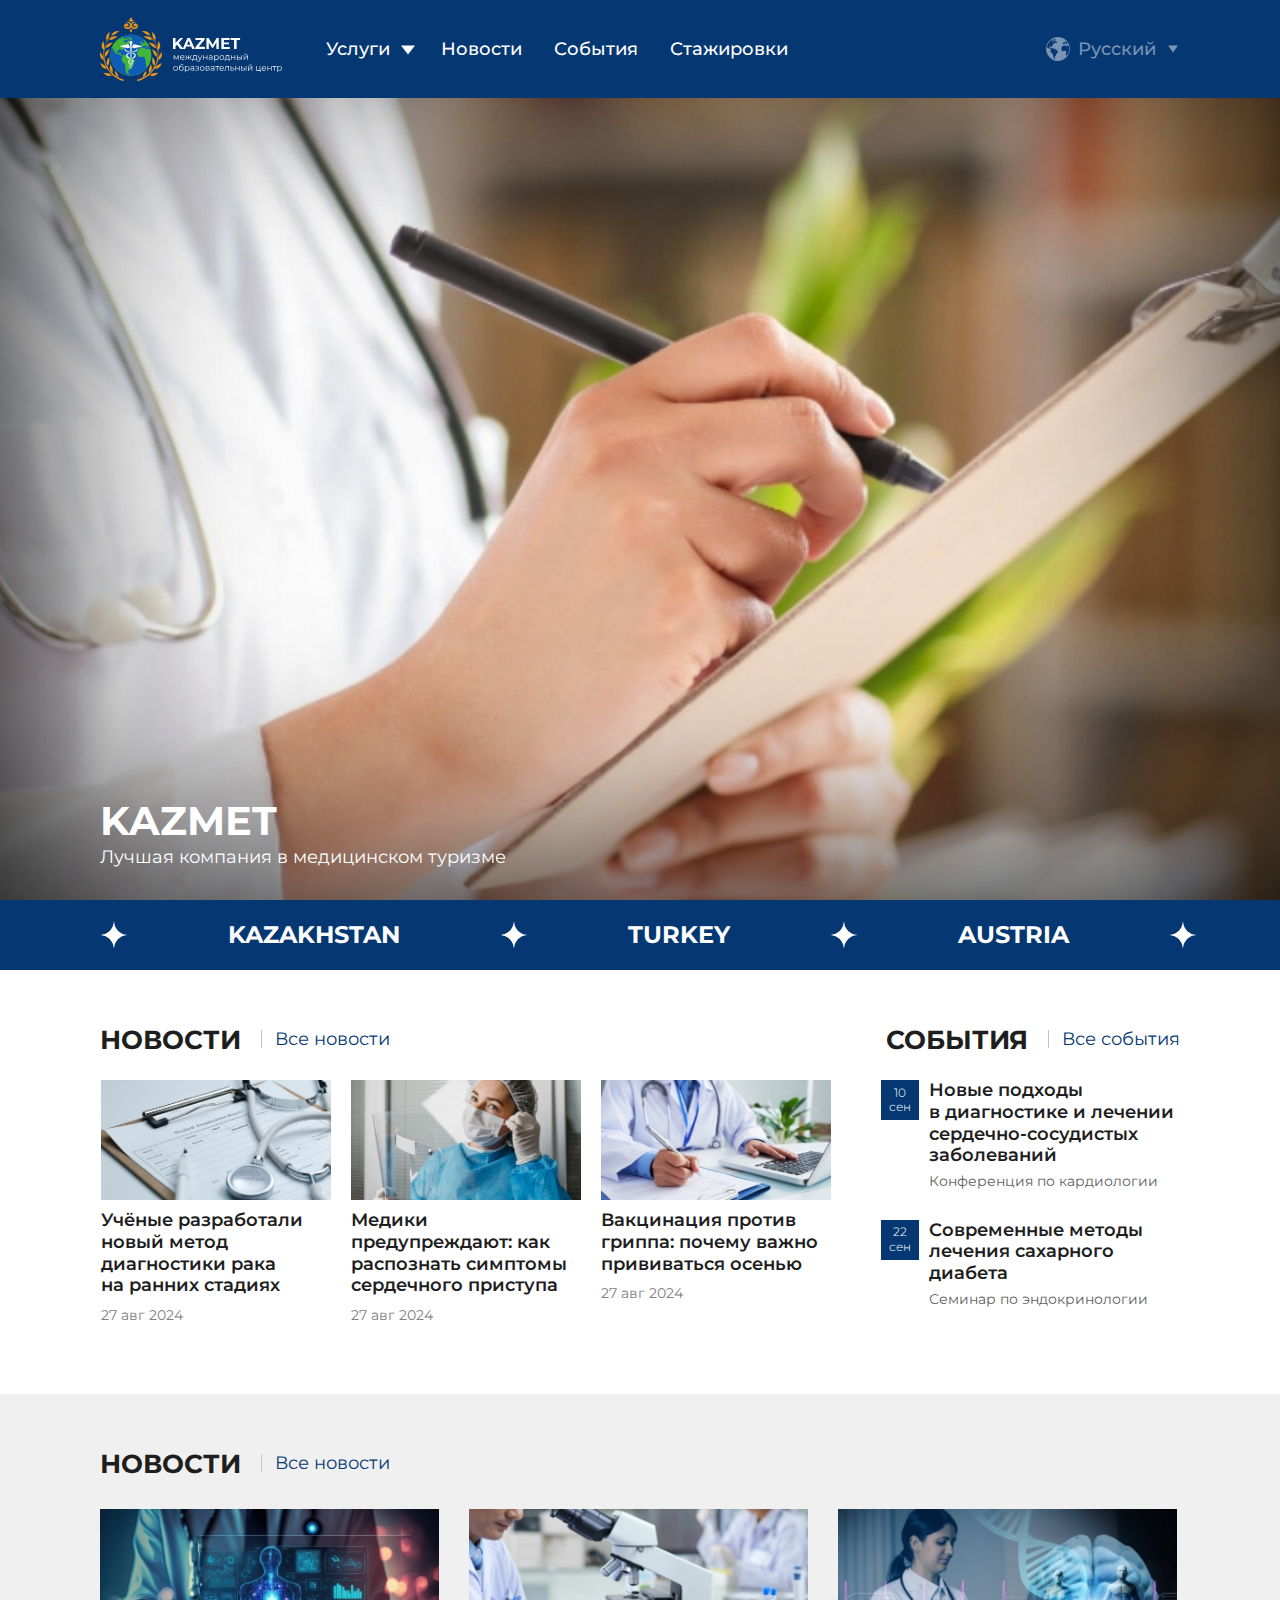
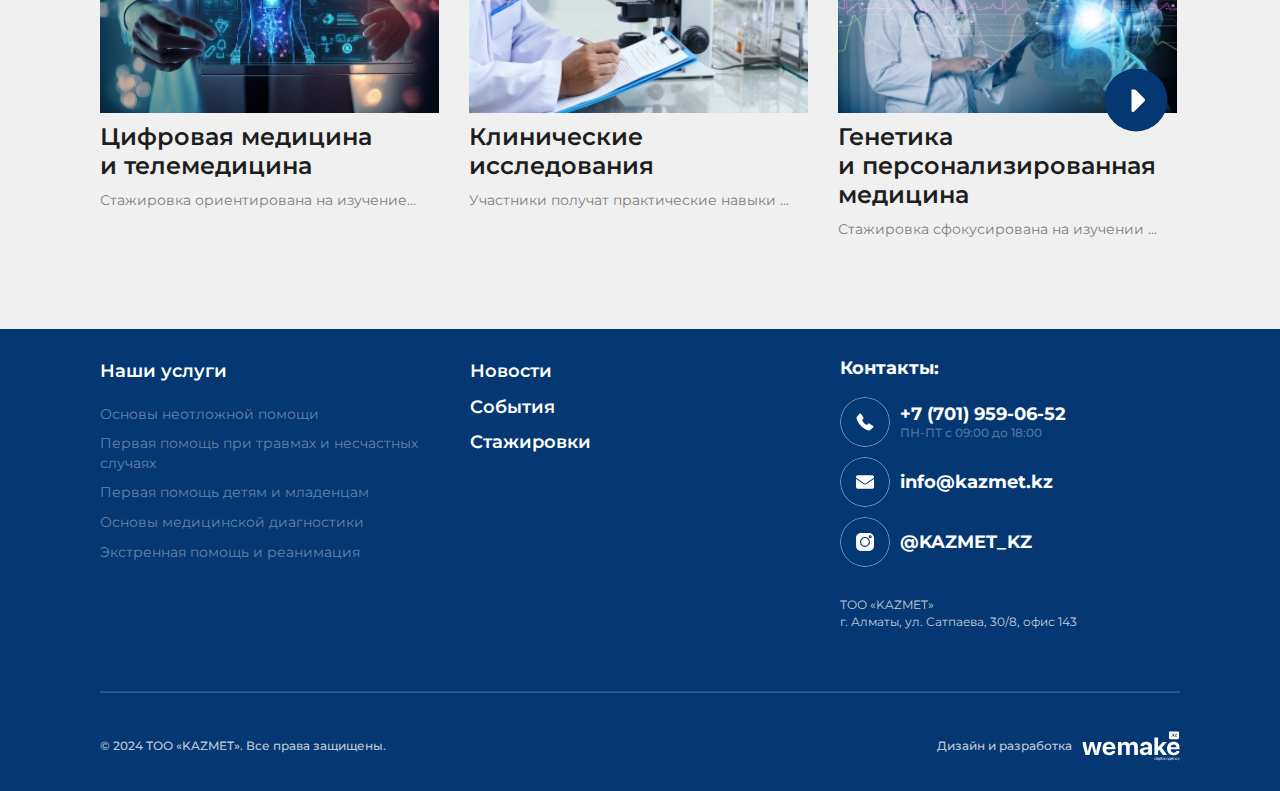
<file: index.html>
<!DOCTYPE html>
<html lang="en">
<head>
    <meta charset="UTF-8">
    <meta name="viewport" content="width=device-width, initial-scale=1.0">
    <title>KazMet</title>
    <link rel="stylesheet" href="./reset.css">
    <link rel="stylesheet" href="./style.css">
</head>
<body>
    <header class="header">
        <div class="container header__container">

            <div class="logo">
                <img src="./img/logo.svg" alt="">

                <nav class="header__nav">
                    <ul>
                        
                        <li><a href="#!" class="nav__item">Услуги</a>
                            <div class="nav__item-rectangle"></div>
                            <ul class="nav__menu">
                                <li><a href="#!">Основы неотложной помощи</a></li>
                                <li><a href="#!">Первая помощь при травмах<br>и несчастных случаях</a></li>
                                <li><a href="#!">Первая помощь детям и младенцам</a></li>
                                <li><a href="#!">Основы медицинской диагностики</a></li>
                                <li><a href="#!">Экстренная помощь и реанимация</a></li>
                            </ul>
                        </li>
                        <li><a href="#!">Новости</a></li>
                        <li><a href="#!">События</a></li>
                        <li><a href="#!">Стажировки</a></li>
                    </ul>
                </nav>
            </div>


                <div class="select-wrapper">
                    <svg width="24.000000" height="24.000000" viewBox="0 0 24 24" fill="currentColor" xmlns="http://www.w3.org/2000/svg" xmlns:xlink="http://www.w3.org/1999/xlink">
                            <path id="Vector" d="M12.64 23.92C25.7 23.17 28.13 4.78 15.74 0.65C12.31 -0.49 8.38 0.03 5.38 2.05L5.38 2.05C3.99 2.98 2.81 4.18 1.92 5.59C1.02 7 0.43 8.58 0.19 10.23L0.18 10.23C-0.99 17.6 5.19 24.4 12.64 23.92ZM22.31 16.35C21.88 17.36 21.31 18.3 20.61 19.14C20.56 18.85 20.69 18.5 20.49 18.23C20.27 17.8 20.07 17.36 19.84 16.94C19.75 16.78 19.77 16.69 19.9 16.57C21.25 15.39 20.05 16.02 20.18 14.33C20.18 14.28 20.17 14.23 20.15 14.19C20.13 14.15 20.1 14.12 20.06 14.1C19.42 13.69 18.58 13.55 17.92 14C17.1 14.39 15.92 14.09 15.65 13.15C15.42 12.52 15.45 11.89 15.44 11.24C15.48 10.9 15.95 10.84 15.88 10.44C15.9 9.93 15.73 9.39 16.21 9.06C16.25 9.03 16.29 9.01 16.34 8.99C16.39 8.98 16.44 8.98 16.48 8.99C16.92 9.04 17.37 8.94 17.74 8.7C18.13 8.45 18.61 8.61 19.05 8.55C19.26 8.54 19.41 8.6 19.54 8.76C19.79 9.08 20.18 9.17 20.51 9.36C20.62 9.43 20.68 9.35 20.73 9.28C21.01 8.92 21.44 8.8 21.81 8.6C22.01 8.48 22.42 8.92 22.76 8.94C23.45 11.35 23.29 14.04 22.31 16.35ZM22.14 7.28C21.73 7.33 22.01 6.94 21.8 6.73C21.58 6.54 21.38 6.34 21.19 6.13C21.09 6.02 21.02 6 20.91 6.12C20.6 6.42 20.61 6.39 20.97 6.76C21.4 7.22 21.71 7.21 20.95 7.53C20.78 7.61 20.61 7.79 20.42 7.53C20.31 7.38 20.15 7.27 20.17 7.03C20.2 6.66 19.92 6.39 19.79 6.07C19.75 5.98 19.68 6.05 19.64 6.09C19.37 6.45 18.96 6.58 18.58 6.78C17.93 7.35 18.08 7.28 17.22 7.26C17.14 7.26 17.12 7.17 17.08 7.11C16.65 6.4 16.73 6.23 17.18 5.56C17.35 5.46 18.08 5.57 18.21 5.72C18.28 5.78 18.33 5.86 18.42 5.97C18.48 5.7 18.45 5.49 18.46 5.28C18.57 4.43 19.29 4.81 19.8 4.63C20.04 4.44 20.13 4.35 20.08 4.26C20.93 5.15 21.63 6.16 22.14 7.28ZM20.01 4.19C19.67 3.96 18.9 3.73 18.88 3.17C19.28 3.48 19.66 3.82 20.01 4.19ZM4.08 4.08C4.73 3.44 5.45 2.87 6.23 2.4C6.5 2.54 6.69 3.04 7.02 2.86C7.38 2.67 7.76 2.52 8.02 2.19C8.16 2.01 8.41 2.15 8.6 2.09C9.35 1.99 9.55 2.84 9.83 3.34C9.8 3.36 9.79 3.38 9.78 3.38C9.13 3.31 8.54 3.52 7.96 3.74C7.76 3.82 7.62 3.82 7.5 3.64C7.35 3.41 7.16 3.4 6.92 3.5C6.7 3.66 5.91 3.68 5.97 4C6.02 4.29 5.79 4.79 6.31 4.69C6.56 4.6 6.77 5.33 6.92 4.91C7.24 3.6 8.6 4.74 9.65 3.91C10.04 3.68 10.36 4.43 10.51 4.7C10.62 4.95 10.7 5.24 11.1 5.16C10.85 5.41 10.6 5.66 10.35 5.91C10.28 5.98 10.21 5.96 10.13 5.93C9.82 5.82 9.5 5.73 9.19 5.62C9.04 5.56 8.97 5.56 8.98 5.76C9.23 7.13 8.06 5.81 7.25 6.83C6.24 7.85 7.03 8.7 5.64 9.77C5.55 9.84 5.49 9.85 5.4 9.79C4.8 9.36 3.44 9.13 2.99 9.83C2.99 9.85 2.99 9.87 2.99 9.9C2.99 9.92 3 9.94 3.01 9.96C3.26 10.34 3.27 11 3.73 10.35C3.87 10.23 4.03 10.27 4.17 10.29C4.32 10.32 4.24 10.47 4.24 10.56C4.26 10.92 4.78 10.99 4.68 11.39C4.62 11.69 4.99 11.53 5.15 11.58C5.41 11.61 5.61 11.53 5.78 11.32C5.91 11.16 6.64 11.06 6.81 11.16C6.95 11.29 7 11.5 7.1 11.67C7.26 11.99 7.27 12 7.5 11.74C8.04 11.32 8.8 11.65 9.32 11.95C9.72 12.18 9.59 12.98 10.19 12.87C10.3 12.84 10.37 12.94 10.43 13.01C10.87 13.54 11.57 13.48 11.83 14.21C12 14.52 11.98 14.79 11.84 15.09C11.74 15.66 11.46 16.08 10.87 16.24C10.4 16.4 11.19 17.17 10.12 17.47C9.84 17.53 9.81 17.74 9.84 17.99C9.96 18.63 9.8 19.11 9.1 19.27C8.9 19.34 8.93 19.62 8.84 19.77C8.35 20.65 8.79 21.29 9.41 21.91C8.87 21.94 8.28 21.99 8.1 21.41C7.86 20.74 7.65 20.06 7.31 19.42C7.19 19.21 7.27 18.97 7.26 18.74C7.18 17.79 6.22 17.09 6.4 16.08C6.47 15.58 5.75 16.3 5.01 15.39C4.76 15.09 4.19 14.38 4.29 14.01C4.49 13.51 4.51 12.9 4.98 12.55C5.18 12.39 5.2 11.91 4.83 12C3.87 12.16 4.07 11.44 3.51 11.58C3.13 11.62 2.86 11.49 2.56 11.23C1.68 10.41 1.42 11.02 0.92 10.41C1.26 8.02 2.37 5.79 4.08 4.08Z" fill-opacity="1.000000" fill-rule="nonzero"/>
                    </svg>
                    <select name="select-category" id="" class="select">
                        <option value="1">Русский</option>
                        <option value="1">Қазақша</option>
                        <option value="1">English</option>
                    </select>

                </div>

                <div class="burger__wrapper">
                    <p class="burger-menu">Меню</p>
                    <p class="burger-close">Закрыть</p>
                    <div class="burger">
                        <span></span>
                    </div>
                </div>                
            
        </div>

        <div class="language-btns">
            <div class="burger-language-btns">
                <button>Русский</button>
                <button>Қазақша</button>
                <button>English</button>
            </div>
        </div>

        <div class="footer__burger">
            <a href="#!"><h3>Наши услуги</h3></a>
            <a href="#!"><p>Основы неотложной помощи</p></a>
            <a href="#!"><p>Первая помощь при травмах и несчастных случаях</p></a>
            <a href="#!"><p>Первая помощь детям и младенцам</p></a>
            <a href="#!"><p>Основы медицинской диагностики</p></a>
            <a href="#!"><p>Экстренная помощь и реанимация</p></a>
            <a href="#!"><h3>Новости</h3></a>
            <a href="#!"><h3>События</h3></a>
            <a href="#!"><h3>Стажировки</h3></a>
        </div>
        

    </header>

    <main class="main">
        <section class="title__section">
            <div class="container__welcome welcome">
                    <h1>KAZMET</h1>
                    <p>Лучшая компания в медицинском туризме</p>
            </div>
        </section>      

        <section class="logos">
        
            <div class="logos-slide">
    
                <img src="./img/rhombus.svg" alt="">
                <h2>KAZAKHSTAN</h2>
                <img src="./img/rhombus.svg" alt="">
                <h2>TURKEY</h2>
                <img src="./img/rhombus.svg" alt="">
                <h2>AUSTRIA</h2>
                <img src="./img/rhombus.svg" alt="">
                <h2 class="switz">SWITZERLAND</h2>
            </div>
    
        </section>
    
        <section class="news">
            <div class="container">
                <div class="news-wrapper">
                    <div class="news__block">
                        <h3>НОВОСТИ</h3>
                        <div></div>
                        <a href="" class="line">Все новости</a>
                    </div>
                    <div class="event__block">
                        <h3>СОБЫТИЯ</h3>
                        <div></div>
                        <a href="" class="line">Все события</a>
                    </div>
                </div>
    
                <div class="news__item">
                    <div class="main__news">
                        <a href="#!">
                            <div class="separate__new">
                                <div><img src="./img/news-img1.jpeg" alt="new1"></div>
                                <h3>Учёные разработали новый метод диагностики рака на ранних стадиях</h3>
                                <p>27 авг 2024</p>
                            </div>
                        </a>
                        
    
                        <a href="#!">
                            <div class="separate__new">
                                <div><img src="./img/news-img2.jpeg" alt="new2"></div>
                                <h3>Медики предупреждают: как распознать симптомы сердечного приступа</h3>
                                <p>27 авг 2024</p>
                            </div>
                        </a>
    
                        <a href="#!">
                            <div class="separate__new">
                                <div><img src="./img/news-img3.jpeg" alt="new3"></div>
                                <h3>Вакцинация против гриппа: почему важно прививаться осенью</h3>
                                <p>27 авг 2024</p>
                            </div>
                        </a>
    
                    </div>
    
                    <div class="event__item">
    
                        <a href="#!">
                            <div class="main__events">
                                <div class="date"><p>10<br>сен</p></div>
        
                                <div class="events-title">
                                    <h3>Новые подходы в диагностике и лечении сердечно-сосудистых заболеваний</h3>
                                    <p>Конференция по кардиологии</p>
                                </div>
                                
                            </div>
                        </a>
                        
                        <a href="#!">
                            <div class="main__events">
                                <div class="date"><p>22<br>сен</p></div>
        
                                <div class="events-title">
                                    <h3>Современные методы лечения сахарного диабета</h3>
                                    <p>Семинар по эндокринологии</p>
                                </div>
                                
                            </div>
                        </a>
                        
                        
                    </div>
                    
                </div>
    
            </div>
        </section>
    
        <section class="internships">
            <div class="container">
                <div class="interships__block">
                    <h3>НОВОСТИ</h3>
                    <div></div>
                    <a href="#!" class="line">Все новости</a>
                </div>
    
                <div class="internships__cards">

                    <button class="pre-btn"><img src="./img/slider-arrow.svg" alt=""></button>
                    <button class="next-btn"><img src="./img/slider-arrow.svg" alt=""></button>

                    <div class="internship__container">

                        <a class="internships-slider" href="#!">
                            <div class="card">
                                <div><img src="./img/internship-img1.jpeg" alt=""></div>
                                <h2>Цифровая медицина и телемедицина</h2>
                                <p>Стажировка ориентирована на изучение...</p>
                            </div>
                        </a>
        
        
                        <a class="internships-slider" href="#!">
                            <div class="card">
                                <div><img src="./img/internship-img2.jpeg" alt=""></div>
                                <h2>Клинические исследования</h2>
                                <p>Участники получат практические навыки ...</p>
                            </div>
                        </a>
                        
        
                        <a class="internships-slider" href="#!">
                            <div class="card">
                                <div><img src="./img/internship-img3.jpeg" alt=""></div>
                                <h2>Генетика и персонализированная медицина</h2>
                                <p>Стажировка сфокусирована на изучении ...</p>
                            </div>
                        </a>
    
                        <a class="internships-slider" href="#!">
                            <div class="card">
                                <div><img src="./img/internship-img4.jpeg" alt=""></div>
                                <h2>Управление медицинскими учреждениями</h2>
                                <p>Программа нацелена на развитие ...</p>
                            </div>
                        </a>
    
                        <a class="internships-slider" href="#!">
                            <div class="card">
                                <div><img src="./img/internship - img5.jpeg" alt=""></div>
                                <h2>Медицинская биотехнология</h2>
                                <p>Стажировка преедоставляет возможность ...</p>
                            </div>
                        </a>

                    </div>
    
                </div>
            </div>
        </section>

    </main>

    <footer class="footer">
        <div class="container">
            <div class="footer__wrapper">

                <div class="footer__services footer__width">
                    <a href="#!"><h3 class="footer__title">Наши услуги</h3></a>
                    <a href="#!"><p>Основы неотложной помощи</p></a>
                    <a href="#!"><p>Первая помощь при травмах и несчастных случаях</p></a>
                    <a href="#!"><p>Первая помощь детям и младенцам</p></a>
                    <a href="#!"><p>Основы медицинской диагностики</p></a>
                    <a href="#!"><p>Экстренная помощь и реанимация</p></a>
                </div>
        
                <div class="footer__news footer__width">
                    <a href="#!"><h3 class="footer__title footer__news-title">Новости</h3></a>
                    <a href="#!"><h3 class="footer__title footer__events-title">События</h3></a>
                    <a href="#!"><h3 class="footer__title footer__internships-title">Стажировки</h3></a>
                </div>
        
                <div class="footer__contacts footer__width">
                    <h3 class="footer__title">Контакты:</h3>

                    
                    <div class="footer__item">
                        <a href="#!">
                            <div class="svg__container"><img src="./img/phone-svg.svg" alt="phone"></div>
                            <div>
                                <h3>+7 (701) 959-06-52</h3>
                                <p>ПН-ПТ с 09:00 до 18:00</p>
                            </div>
                            
                        </a>
                    </div>

                    <div class="footer__item">
                        <a href="#!">
                            <div class="svg__container"><img src="./img/mail-svg.svg" alt="mail"></div>
                            <h3>info@kazmet.kz</h3>
                        </a>
                    </div>

                    <div class="footer__item">
                        <a href="#!">
                            <div class="svg__container"><img src="./img/instagram-svg.svg" alt="instagram"></div>
                            <h3>@KAZMET_KZ</h3>
                        </a>
                    </div>

                    <p class="adress">ТОО «KAZMET»<br>г. Алматы, ул. Сатпаева, 30/8, офис 143</p>
                </div>
            </div>
            
            <hr>

            <div class="footer__bottom">
                <p>© 2024 ТОО «KAZMET». Все права защищены.</p>

                <div class="footer__bottom-left">
                    <p>Дизайн и разработка</p>
                    <img src="./img/footer__logo.svg" alt="wemake-logo">
                </div>
                
            </div>
        </div>
        
    </footer>

    <script src="./script.js"></script>
</body>
</html>
</file>
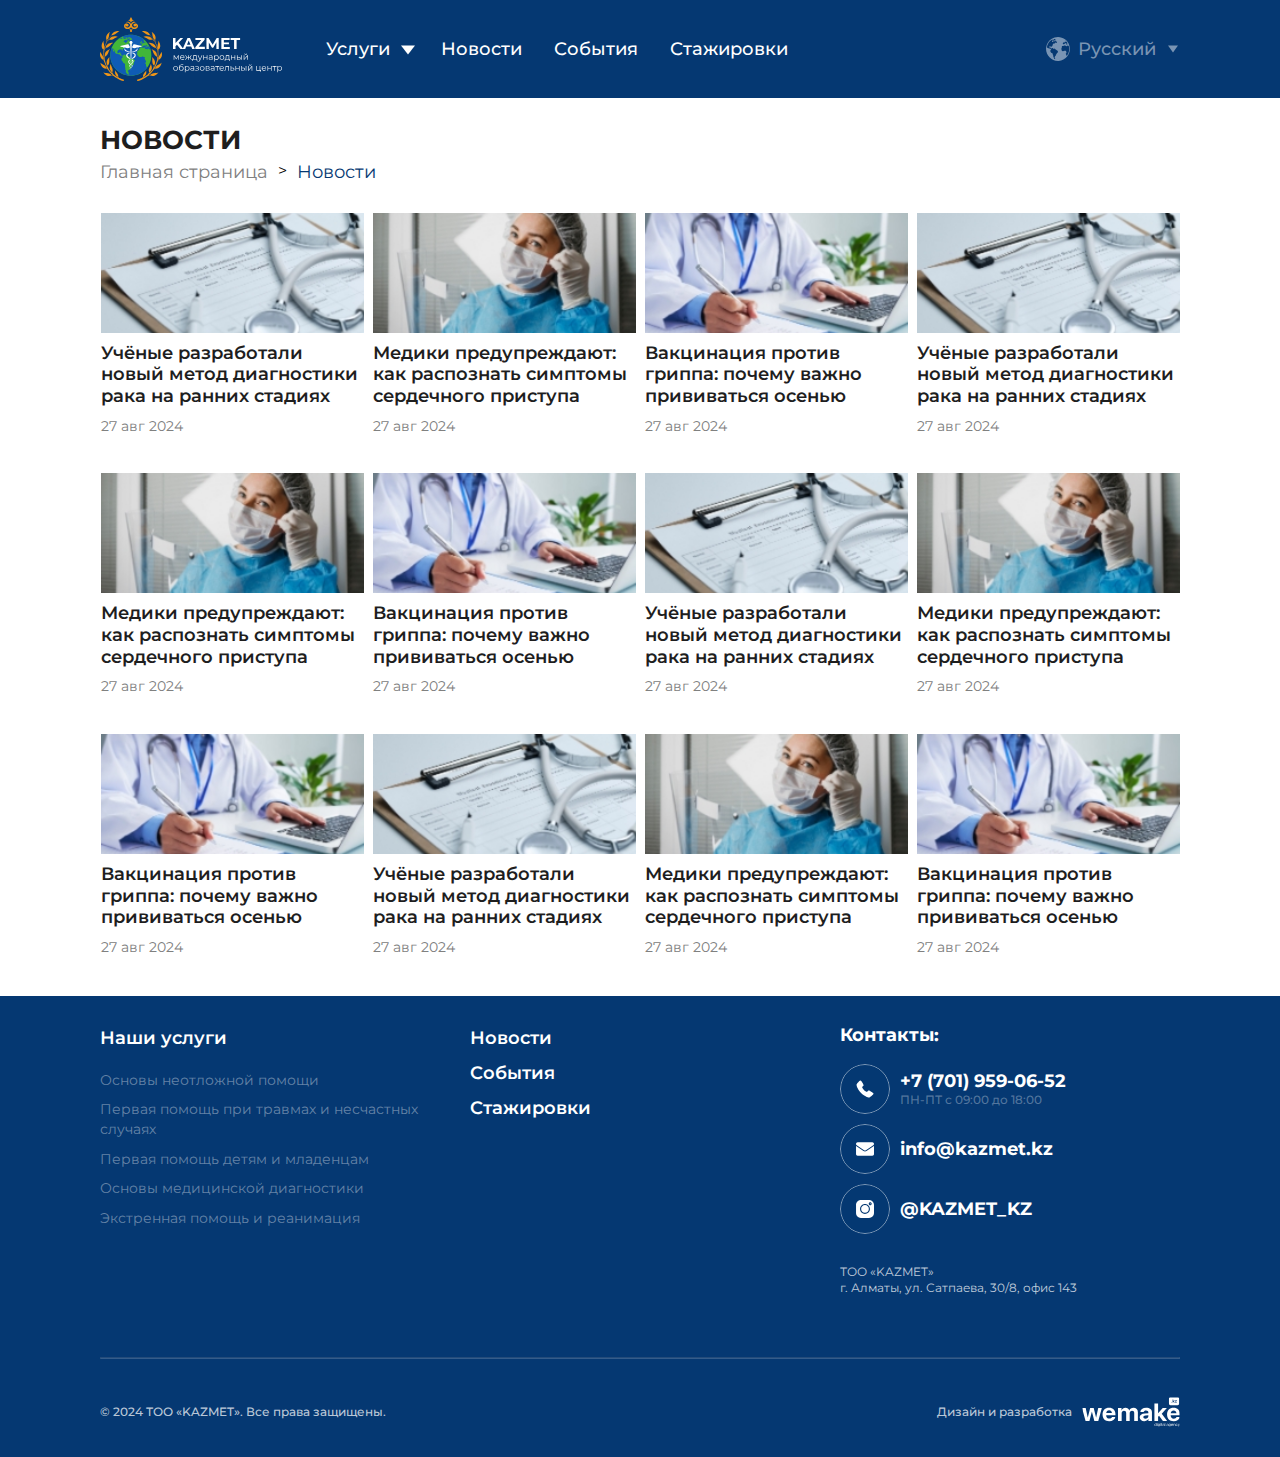
<file: news.html>
<!DOCTYPE html>
<html lang="en">
<head>
    <meta charset="UTF-8">
    <meta name="viewport" content="width=device-width, initial-scale=1.0">
    <title>KazMet</title>
    <link rel="stylesheet" href="./reset.css">
    <link rel="stylesheet" href="./style.css">
</head>
<body>
    
    <header class="header">
        <div class="container header__container">

            <div class="logo">
                <a href="index.html"><img src="./img/logo.svg" alt=""></a>

                <nav class="header__nav">
                    <ul>
                        
                        <li><a href="#!" class="nav__item">Услуги</a>
                            <div class="nav__item-rectangle"></div>
                            <ul class="nav__menu">
                                <li><a href="#!">Основы неотложной помощи</a></li>
                                <li><a href="#!">Первая помощь при травмах<br>и несчастных случаях</a></li>
                                <li><a href="#!">Первая помощь детям и младенцам</a></li>
                                <li><a href="#!">Основы медицинской диагностики</a></li>
                                <li><a href="#!">Экстренная помощь и реанимация</a></li>
                            </ul>
                        </li>
                        <li><a href="#!">Новости</a></li>
                        <li><a href="#!">События</a></li>
                        <li><a href="#!">Стажировки</a></li>
                    </ul>
                </nav>
            </div>


                <div class="select-wrapper">
                    <svg width="24.000000" height="24.000000" viewBox="0 0 24 24" fill="currentColor" xmlns="http://www.w3.org/2000/svg" xmlns:xlink="http://www.w3.org/1999/xlink">
                            <path id="Vector" d="M12.64 23.92C25.7 23.17 28.13 4.78 15.74 0.65C12.31 -0.49 8.38 0.03 5.38 2.05L5.38 2.05C3.99 2.98 2.81 4.18 1.92 5.59C1.02 7 0.43 8.58 0.19 10.23L0.18 10.23C-0.99 17.6 5.19 24.4 12.64 23.92ZM22.31 16.35C21.88 17.36 21.31 18.3 20.61 19.14C20.56 18.85 20.69 18.5 20.49 18.23C20.27 17.8 20.07 17.36 19.84 16.94C19.75 16.78 19.77 16.69 19.9 16.57C21.25 15.39 20.05 16.02 20.18 14.33C20.18 14.28 20.17 14.23 20.15 14.19C20.13 14.15 20.1 14.12 20.06 14.1C19.42 13.69 18.58 13.55 17.92 14C17.1 14.39 15.92 14.09 15.65 13.15C15.42 12.52 15.45 11.89 15.44 11.24C15.48 10.9 15.95 10.84 15.88 10.44C15.9 9.93 15.73 9.39 16.21 9.06C16.25 9.03 16.29 9.01 16.34 8.99C16.39 8.98 16.44 8.98 16.48 8.99C16.92 9.04 17.37 8.94 17.74 8.7C18.13 8.45 18.61 8.61 19.05 8.55C19.26 8.54 19.41 8.6 19.54 8.76C19.79 9.08 20.18 9.17 20.51 9.36C20.62 9.43 20.68 9.35 20.73 9.28C21.01 8.92 21.44 8.8 21.81 8.6C22.01 8.48 22.42 8.92 22.76 8.94C23.45 11.35 23.29 14.04 22.31 16.35ZM22.14 7.28C21.73 7.33 22.01 6.94 21.8 6.73C21.58 6.54 21.38 6.34 21.19 6.13C21.09 6.02 21.02 6 20.91 6.12C20.6 6.42 20.61 6.39 20.97 6.76C21.4 7.22 21.71 7.21 20.95 7.53C20.78 7.61 20.61 7.79 20.42 7.53C20.31 7.38 20.15 7.27 20.17 7.03C20.2 6.66 19.92 6.39 19.79 6.07C19.75 5.98 19.68 6.05 19.64 6.09C19.37 6.45 18.96 6.58 18.58 6.78C17.93 7.35 18.08 7.28 17.22 7.26C17.14 7.26 17.12 7.17 17.08 7.11C16.65 6.4 16.73 6.23 17.18 5.56C17.35 5.46 18.08 5.57 18.21 5.72C18.28 5.78 18.33 5.86 18.42 5.97C18.48 5.7 18.45 5.49 18.46 5.28C18.57 4.43 19.29 4.81 19.8 4.63C20.04 4.44 20.13 4.35 20.08 4.26C20.93 5.15 21.63 6.16 22.14 7.28ZM20.01 4.19C19.67 3.96 18.9 3.73 18.88 3.17C19.28 3.48 19.66 3.82 20.01 4.19ZM4.08 4.08C4.73 3.44 5.45 2.87 6.23 2.4C6.5 2.54 6.69 3.04 7.02 2.86C7.38 2.67 7.76 2.52 8.02 2.19C8.16 2.01 8.41 2.15 8.6 2.09C9.35 1.99 9.55 2.84 9.83 3.34C9.8 3.36 9.79 3.38 9.78 3.38C9.13 3.31 8.54 3.52 7.96 3.74C7.76 3.82 7.62 3.82 7.5 3.64C7.35 3.41 7.16 3.4 6.92 3.5C6.7 3.66 5.91 3.68 5.97 4C6.02 4.29 5.79 4.79 6.31 4.69C6.56 4.6 6.77 5.33 6.92 4.91C7.24 3.6 8.6 4.74 9.65 3.91C10.04 3.68 10.36 4.43 10.51 4.7C10.62 4.95 10.7 5.24 11.1 5.16C10.85 5.41 10.6 5.66 10.35 5.91C10.28 5.98 10.21 5.96 10.13 5.93C9.82 5.82 9.5 5.73 9.19 5.62C9.04 5.56 8.97 5.56 8.98 5.76C9.23 7.13 8.06 5.81 7.25 6.83C6.24 7.85 7.03 8.7 5.64 9.77C5.55 9.84 5.49 9.85 5.4 9.79C4.8 9.36 3.44 9.13 2.99 9.83C2.99 9.85 2.99 9.87 2.99 9.9C2.99 9.92 3 9.94 3.01 9.96C3.26 10.34 3.27 11 3.73 10.35C3.87 10.23 4.03 10.27 4.17 10.29C4.32 10.32 4.24 10.47 4.24 10.56C4.26 10.92 4.78 10.99 4.68 11.39C4.62 11.69 4.99 11.53 5.15 11.58C5.41 11.61 5.61 11.53 5.78 11.32C5.91 11.16 6.64 11.06 6.81 11.16C6.95 11.29 7 11.5 7.1 11.67C7.26 11.99 7.27 12 7.5 11.74C8.04 11.32 8.8 11.65 9.32 11.95C9.72 12.18 9.59 12.98 10.19 12.87C10.3 12.84 10.37 12.94 10.43 13.01C10.87 13.54 11.57 13.48 11.83 14.21C12 14.52 11.98 14.79 11.84 15.09C11.74 15.66 11.46 16.08 10.87 16.24C10.4 16.4 11.19 17.17 10.12 17.47C9.84 17.53 9.81 17.74 9.84 17.99C9.96 18.63 9.8 19.11 9.1 19.27C8.9 19.34 8.93 19.62 8.84 19.77C8.35 20.65 8.79 21.29 9.41 21.91C8.87 21.94 8.28 21.99 8.1 21.41C7.86 20.74 7.65 20.06 7.31 19.42C7.19 19.21 7.27 18.97 7.26 18.74C7.18 17.79 6.22 17.09 6.4 16.08C6.47 15.58 5.75 16.3 5.01 15.39C4.76 15.09 4.19 14.38 4.29 14.01C4.49 13.51 4.51 12.9 4.98 12.55C5.18 12.39 5.2 11.91 4.83 12C3.87 12.16 4.07 11.44 3.51 11.58C3.13 11.62 2.86 11.49 2.56 11.23C1.68 10.41 1.42 11.02 0.92 10.41C1.26 8.02 2.37 5.79 4.08 4.08Z" fill-opacity="1.000000" fill-rule="nonzero"/>
                    </svg>
                    <select name="select-category" id="" class="select">
                        <option value="1">Русский</option>
                        <option value="1">Қазақша</option>
                        <option value="1">English</option>
                    </select>

                </div>

                <div class="burger__wrapper">
                    <p class="burger-menu">Меню</p>
                    <p class="burger-close">Закрыть</p>
                    <div class="burger">
                        <span></span>
                    </div>
                </div>                
            
        </div>

        <div class="language-btns">
            <div class="burger-language-btns">
                <button>Русский</button>
                <button>Қазақша</button>
                <button>English</button>
            </div>
        </div>

        <div class="footer__burger">
            <a href="#!"><h3>Наши услуги</h3></a>
            <a href="#!"><p>Основы неотложной помощи</p></a>
            <a href="#!"><p>Первая помощь при травмах и несчастных случаях</p></a>
            <a href="#!"><p>Первая помощь детям и младенцам</p></a>
            <a href="#!"><p>Основы медицинской диагностики</p></a>
            <a href="#!"><p>Экстренная помощь и реанимация</p></a>
            <a href="#!"><h3>Новости</h3></a>
            <a href="#!"><h3>События</h3></a>
            <a href="#!"><h3>Стажировки</h3></a>
        </div>
        

    </header>

    <main class="main">
        <section class="page-news">
            <div class="container">
                <div class="page__news-title">
                    <h3>НОВОСТИ</h3>
                    <div class="page__news-links">
                        <a href="index.html"><p>Главная страница</p></a>
                        <div>></div>
                        <p> Новости</p>
                    </div>
                </div>

                <div class="main__news-page">
                    <a href="#!">
                        <div class="separate__new-page">
                            <div><img src="./img/news-img1.jpeg" alt="new1"></div>
                            <h3>Учёные разработали новый метод диагностики рака на ранних стадиях</h3>
                            <p>27 авг 2024</p>
                        </div>
                    </a>
                    

                    <a href="#!">
                        <div class="separate__new-page">
                            <div><img src="./img/news-img2.jpeg" alt="new2"></div>
                            <h3>Медики предупреждают: как распознать симптомы сердечного приступа</h3>
                            <p>27 авг 2024</p>
                        </div>
                    </a>

                    <a href="#!">
                        <div class="separate__new-page">
                            <div><img src="./img/news-img3.jpeg" alt="new3"></div>
                            <h3>Вакцинация против гриппа: почему важно прививаться осенью</h3>
                            <p>27 авг 2024</p>
                        </div>
                    </a>

                    <a href="#!">
                        <div class="separate__new-page">
                            <div><img src="./img/news-img1.jpeg" alt="new1"></div>
                            <h3>Учёные разработали новый метод диагностики рака на ранних стадиях</h3>
                            <p>27 авг 2024</p>
                        </div>
                    </a>
                    

                    <a href="#!">
                        <div class="separate__new-page">
                            <div><img src="./img/news-img2.jpeg" alt="new2"></div>
                            <h3>Медики предупреждают: как распознать симптомы сердечного приступа</h3>
                            <p>27 авг 2024</p>
                        </div>
                    </a>

                    <a href="#!">
                        <div class="separate__new-page">
                            <div><img src="./img/news-img3.jpeg" alt="new3"></div>
                            <h3>Вакцинация против гриппа: почему важно прививаться осенью</h3>
                            <p>27 авг 2024</p>
                        </div>
                    </a>

                    <a href="#!">
                        <div class="separate__new-page">
                            <div><img src="./img/news-img1.jpeg" alt="new1"></div>
                            <h3>Учёные разработали новый метод диагностики рака на ранних стадиях</h3>
                            <p>27 авг 2024</p>
                        </div>
                    </a>
                    

                    <a href="#!">
                        <div class="separate__new-page">
                            <div><img src="./img/news-img2.jpeg" alt="new2"></div>
                            <h3>Медики предупреждают: как распознать симптомы сердечного приступа</h3>
                            <p>27 авг 2024</p>
                        </div>
                    </a>

                    <a href="#!">
                        <div class="separate__new-page">
                            <div><img src="./img/news-img3.jpeg" alt="new3"></div>
                            <h3>Вакцинация против гриппа: почему важно прививаться осенью</h3>
                            <p>27 авг 2024</p>
                        </div>
                    </a>

                    <a href="#!">
                        <div class="separate__new-page">
                            <div><img src="./img/news-img1.jpeg" alt="new1"></div>
                            <h3>Учёные разработали новый метод диагностики рака на ранних стадиях</h3>
                            <p>27 авг 2024</p>
                        </div>
                    </a>
                    

                    <a href="#!">
                        <div class="separate__new-page">
                            <div><img src="./img/news-img2.jpeg" alt="new2"></div>
                            <h3>Медики предупреждают: как распознать симптомы сердечного приступа</h3>
                            <p>27 авг 2024</p>
                        </div>
                    </a>

                    <a href="#!">
                        <div class="separate__new-page">
                            <div><img src="./img/news-img3.jpeg" alt="new3"></div>
                            <h3>Вакцинация против гриппа: почему важно прививаться осенью</h3>
                            <p>27 авг 2024</p>
                        </div>
                    </a>
                    

                </div>


            </div>
        </section>
    </main>


    <footer class="footer">
        <div class="container">
            <div class="footer__wrapper">

                <div class="footer__services footer__width">
                    <a href="#!"><h3 class="footer__title">Наши услуги</h3></a>
                    <a href="#!"><p>Основы неотложной помощи</p></a>
                    <a href="#!"><p>Первая помощь при травмах и несчастных случаях</p></a>
                    <a href="#!"><p>Первая помощь детям и младенцам</p></a>
                    <a href="#!"><p>Основы медицинской диагностики</p></a>
                    <a href="#!"><p>Экстренная помощь и реанимация</p></a>
                </div>
        
                <div class="footer__news footer__width">
                    <a href="#!"><h3 class="footer__title footer__news-title">Новости</h3></a>
                    <a href="#!"><h3 class="footer__title footer__events-title">События</h3></a>
                    <a href="#!"><h3 class="footer__title footer__internships-title">Стажировки</h3></a>
                </div>
        
                <div class="footer__contacts footer__width">
                    <h3 class="footer__title">Контакты:</h3>

                    
                    <div class="footer__item">
                        <a href="#!">
                            <div class="svg__container"><img src="./img/phone-svg.svg" alt="phone"></div>
                            <div>
                                <h3>+7 (701) 959-06-52</h3>
                                <p>ПН-ПТ с 09:00 до 18:00</p>
                            </div>
                            
                        </a>
                    </div>

                    <div class="footer__item">
                        <a href="#!">
                            <div class="svg__container"><img src="./img/mail-svg.svg" alt="mail"></div>
                            <h3>info@kazmet.kz</h3>
                        </a>
                    </div>

                    <div class="footer__item">
                        <a href="#!">
                            <div class="svg__container"><img src="./img/instagram-svg.svg" alt="instagram"></div>
                            <h3>@KAZMET_KZ</h3>
                        </a>
                    </div>

                    <p class="adress">ТОО «KAZMET»<br>г. Алматы, ул. Сатпаева, 30/8, офис 143</p>
                </div>
            </div>
            
            <hr>

            <div class="footer__bottom">
                <p>© 2024 ТОО «KAZMET». Все права защищены.</p>

                <div class="footer__bottom-left">
                    <p>Дизайн и разработка</p>
                    <img src="./img/footer__logo.svg" alt="wemake-logo">
                </div>
                
            </div>
        </div>
        
    </footer>

    <script src="./script.js"></script>
</body>
</html>
</file>
<file: style.css>
@import url('https://fonts.googleapis.com/css2?family=Montserrat:ital,wght@0,100..900;1,100..900&display=swap');

/* Общие стили */

.container {
    padding: 0 15px;
    max-width: 1110px;
    margin: 0 auto;
}

body {
    font-family: 'Montserrat', sans-serif;
}

p {
    font-size: 18px;
}

/* ----- HEADER ------ */

.header {
    background-color: rgb(5, 56, 114);
    position: fixed;
    width: 100%;
    z-index: 10;
}

.logo {
    display: flex;
    align-items: center;
}


.header__container {
    display: flex;
    justify-content: space-between;
    align-items: center;
}

.header__nav ul li {
    position: relative;
    float: left;
}

.header__nav ul li a {
    padding: 38px 16px;
    color: #fff;
    font-weight: 500;
    font-size: 18px;
    
    display: block;
    transition: 0.6s;
}

.header__nav ul li a:hover {
    background: rgb(34, 98, 171);
    
}

.nav__menu {
    display: none;
    margin-left: 10px;
    position: absolute;
    left: 0;
    width: 300px;
    background-color: #fff;
    color: rgb(5, 56, 114);
}

.header__nav ul li ul li {
    color: blue;
    font-size: 14px;
    font-weight: 600;
    width: 100%;
    border: 1px solid rgba(0, 0, 0, 0.1);
}

.header__nav ul li ul li a {
    color: rgb(5, 56, 114);
    padding: 15px;
    font-size: 13px;
    font-weight: 600;
}

.header__nav ul li ul li a:hover {
    color: #fff;
}

.nav__item {
    width: 115px;
    margin-left: 10px;
}

.menu__visible {
    display: block;
}

.hover__effect {
    background: rgb(34, 98, 171);
}

.nav__item-rectangle {
    cursor: pointer;
    content: '';
    position: absolute;
    top: 50%;
    transform: translateY(-40%);
    right: 10px;

    width: 0;
    height: 0;
    border: 0 solid transparent;
    border-left-width: 7px;
    border-right-width: 7px;
    border-top: 9px solid #fff;
    transition: transform 0.2s ease-out;
    pointer-events: none;
}

.transform {
    transform: rotateX(180deg);
    
    top: 45%;
}

.select-wrapper {
    position: relative;
    display: flex;
    gap: 8px;
    color: #ffffff77;
    left: 122px;
}

.select-wrapper:hover {
    fill: #fff;
    color: #fff;
    transition: 0.6s ease;
}

.select-wrapper svg {
    fill: #ffffff77;
    cursor: pointer;
}

.select-wrapper svg:hover {
    fill:#fff;
    transition: 0.2s ease;
}

.select {
    -moz-appearance: none;
    -webkit-appearance: none;
    appearance: none;
    cursor: pointer;
    border: none;
    outline: none;
    
    font-size: 18px;
    font-weight: 500;
    padding-right: 20px;
}

.select option {
    color: #000;
}

.select-wrapper::after {
    content: '';
    position: absolute;
    top: 50%;
    right: 5px;
    transform: translateY(-50%);

    display: block;
    width: 0;
    height: 0;
    border: 0 solid transparent;
    border-left-width: 5px;
    border-right-width: 5px;
    border-top: 7px solid #ffffff77;

    pointer-events: none;
}

.burger {
    display: none;
    position: relative;
    z-index: 50;
    align-items: center;
    justify-content: flex-end;
    width: 30px;
    height: 23px;
}

.burger__wrapper p {
    color: rgb(255, 255, 255);
    font-size: 18px;
    font-weight: 600;
    text-align: right;
}

.burger-menu, .burger-close{
    display: none;
}

.burger-close {
    display: none;
}

.burger span {
    height: 5px;
    border-radius: 6px;
    width: 100%;
    transform: scale(1);
    background-color: #fff;
}

.burger::before, .burger::after {
    content: '';
    position: absolute;
    height: 5px;
    border-radius: 6px;
    width: 100%;
    background-color: #fff;
    transition: all 0.3s ease 0s;
}

.burger::before {top: 0;}

.burger::after {bottom: 0;}

.burger.active span {
    transform: scale(0);
}

.burger.active::before {
    top: 50%;
    transform: rotate(-45deg) translate(0, -50%);
}

.burger.active::after {
    bottom: 45%;
    width: 100%;
    transform: rotate(45deg) translate(0, 50%);
}



/* ------ MAIN ------ */

.container__welcome { 
    padding: 0 15px;
    max-width: 1110px; 
    margin: 0 auto; 
}

.title__section {
    background-image: url('./img/main-img.jpeg');
    background-size: cover;
    background-position: center;
    min-height: 600px;
    background-color: #fff;
    box-shadow: inset 0 0 300px #000;
}

.welcome {
    height: 100vh;

    display: flex;
    flex-direction: column;
    justify-content: flex-end;
    padding-bottom: 30px;
}



.welcome h1 {
    color: rgb(255, 255, 255);
    font-size: 40px;
    font-weight: 700;
    line-height: 120%;
    text-align: left;
    text-transform: uppercase;
}

.welcome p {
    color: rgb(255, 255, 255);
    font-size: 18px;
    font-weight: 400;
    line-height: 140%;
    letter-spacing: 0%;
    text-align: left;
}



/* ------ CREEPING LINE ----- */

@keyframes slide {
    from {
        transform: translateX(0);
    }
    to {
        transform: translateX(-100%);
    }
}


.logos {
    background-color: rgb(5, 56, 114);
    overflow: hidden;
    padding: 18px 0;
    white-space: nowrap;
    display: flex;
}

.logos-slide {
    display: flex;
    align-items: center;
    animation: 10s slide infinite linear;
}

.logos-slide img {
    padding: 0 100px;
}

.logos-slide h2 {
    margin: 0 auto;
    color: rgb(255, 255, 255);
    font-size: 24px;
    font-weight: 700;
    line-height: 140%;
    letter-spacing: 0%;
    white-space: nowrap;
}

.switz {
    padding-right: 100px;
}

/* ----- NEWS ----- */

.news {
    padding-bottom: 70px;
}

.news-wrapper {
    display: flex;
    align-items: center;
    justify-content: space-between;

    margin-top: 60px;
}

.news__block {
    display: flex;
}

.news__block h3 {
    color: rgb(30, 30, 30);
    font-size: 26px;
    font-weight: 700;
    line-height: 80%;
    text-align: left;
}

.news__block div {
    margin: 0 13px 0 20px;
    width: 1px;
    background-color: rgb(197, 197, 197);
    height: 18px;
}

.event__block {
    display: flex;
}

.event__block h3 {
    color: rgb(30, 30, 30);
    font-size: 26px;
    font-weight: 700;
    line-height: 80%;
    text-align: left;
}

.event__block div {
    margin: 0 13px 0 20px;
    width: 1px;
    background-color: rgb(197, 197, 197);
    height: 18px;
}

.line {
    color: rgb(5, 56, 114);
    font-size: 18px;
    font-weight: 400;
    line-height: 100%;
    text-align: left;
    position: relative;
    transition: all linear 0.5s;
    cursor: default;
}

.line:hover {
    color: rgba(5, 56, 114, 0.747);
    
}

.line:hover::before {
    opacity: 1;
}

.line::before {
    content: '';
    position: absolute;
    width: 100%;
    height: 1px;
    background-color: rgba(5, 56, 114, 0.747);
    left: 0;
    bottom: -3px;
    opacity: 0;
    transition: all linear 0.5s;
}


.news__item {
    display: flex;
    justify-content: center;
    
    gap: 50px;
}

.main__news {
    display: flex;
    justify-content: center;
    flex-wrap: wrap;
    gap: 20px;
}

.separate__new {
    width: 230px;
    padding-top: 30px;
}

.separate__new h3 {
    padding: 10px 0;
    color: rgb(30, 30, 30);
    font-size: 18px;
    font-weight: 600;
    line-height: 120%;
    text-align: left;
    transition: 0.5s;
}

.separate__new:hover h3 {
    color: rgb(5, 56, 114);
}

.separate__new p {
    color: rgb(128, 128, 128);
    font-size: 14px;
    font-weight: 400;
    line-height: 120%;
    text-align: left;
    transition: 0.5s;
}

.separate__new:hover p {
    color: #000;
}

.separate__new div {
    width: 230px;
    height: 120px;
    overflow: hidden;
}

.separate__new img {
    transition: transform 0.5s, filter 0.5s ease;
}

.separate__new:hover img {
    transform: scale(1.1);
    filter: brightness(70%);
}

.event__item {
    max-width: 298px;
}


.main__events {
    display: flex;
    gap: 10px;
    padding-top: 30px;
}

.date {
    width: 40px;
    height: 40px;
    display: flex;
    align-items: center;
    justify-content: center;
    background: rgb(5, 56, 114);
    transition: 0.5s;
}

.main__events:hover .date {
    background-color: rgba(5, 56, 114, 0.815);
}

.date p {
    text-align: center;
    color: #fff;
    font-size: 12px;
    font-weight: 300;
    line-height: 120%;
}

.events-title {
    max-width: 250px;
}

.main__events h3 {
    color: rgb(30, 30, 30);
    font-size: 18px;
    font-weight: 600;
    line-height: 120%;
    text-align: left;
    transition: 0.5s;
}

.main__events:hover h3 {
    color: rgb(5, 56, 114);
}

.events-title p {
    padding-top: 5px;
    color: rgb(96, 96, 96);
    font-size: 14px;
    font-weight: 400;
    text-align: left;
    transition: 0.5s;
}

.events-title:hover p {
    color: #000;
}


/* ------ INTERNSHIPS ----- */

.internships {
    background-color: rgba(197, 197, 197, 0.267);
    position: relative;
}

.interships__block {
    display: flex;
    padding: 60px 0 35px 0;
}

.interships__block h3 {
    color: rgb(30, 30, 30);
    font-size: 26px;
    font-weight: 700;
    line-height: 80%;
    text-align: left;
}

.interships__block div {
    margin: 0 13px 0 20px;
    width: 1px;
    background-color: rgb(197, 197, 197);
    height: 18px;
}

.card {
    max-width: 340px;
}

.card h2 {
    padding: 10px 0;

    color: rgb(30, 30, 30);
    font-size: 24px;
    font-weight: 600;
    line-height: 120%;
    text-align: left;
    transition: 0.5s;
}

.card:hover h2 {
    color: rgb(5, 56, 114);
}

.card p {
    color: rgb(128, 128, 128);
    font-size: 14px;
    font-weight: 400;
    line-height: 140%;
    text-align: left;
    transition: 0.5s;
}

.card:hover p {
    color: #000;
}

.card div {
    width: 339px;
    height: 204px;
    overflow: hidden;
}

.internships__cards {
    
    gap: 30px;
    overflow: hidden;
}

.internship__container {
    width: 100%;
    display: flex;
    column-gap: 30px;
    padding-bottom: 90px;
    transition: transform 0.5s ease;
}

.card img {
    transition: transform 0.5s, filter 0.5s ease;
    
}

.card:hover img {
    transform: scale(1.1);
    filter: brightness(70%);
}

.pre-btn,
.next-btn {
    border: none;
    position: absolute;
    display: flex;
    justify-content: center;
    align-items: center;
    height: 90%;
    cursor: pointer;
    z-index: 9;
    transition: opacity 0.5s ease;
}

.internships__cards button.hidden {
    opacity: 0;
    pointer-events: none;
}

.pre-btn {
    left: 112px;
    transform: rotate(180deg);
    top: 65px;
}

.next-btn {
    right: 112px;
    top: 65px;
}

.pre-btn:hover img,
.next-btn:hover img {
    opacity: 0.9;
}


/* ------ FOOTER ----- */

.footer {
    background-color: rgb(5, 56, 114);
}

.footer__wrapper {
    padding: 30px 0;
    display: flex;
    justify-content: space-between;
}

.footer__title {
    padding-bottom: 10px;
    color: rgb(255, 255, 255);
    font-size: 18px;
    font-weight: 600;
    line-height: 140%;
    text-align: left;
    position: relative;
    cursor: default;
}

.footer__services h3:hover {
    color: rgb(255, 255, 255);;
}

.footer__services h3:hover::before {
    opacity: 1;
}

.footer__services h3::before {
    content: '';
    width: 125px;
    height: 1px;
    background-color: rgb(255, 255, 255);
    position: absolute;
    left: 0;
    bottom: 7px;
    opacity: 0;
    transition: all linear 0.5s;
}

.footer__news-title:hover {
    color: rgb(255, 255, 255);;
}

.footer__news-title:hover::before {
    opacity: 1;
}

.footer__news-title::before {
    content: '';
    width: 81px;
    height: 1px;
    background-color: rgb(255, 255, 255);
    position: absolute;
    left: 0;
    bottom: 7px;
    opacity: 0;
    transition: all linear 0.5s;
}

.footer__events-title:hover {
    color: rgb(255, 255, 255);;
}

.footer__events-title:hover::before {
    opacity: 1;
}

.footer__events-title::before {
    content: '';
    width: 84px;
    height: 1px;
    background-color: rgb(255, 255, 255);
    position: absolute;
    left: 0;
    bottom: 7px;
    opacity: 0;
    transition: all linear 0.5s;
}

.footer__internships-title:hover {
    color: rgb(255, 255, 255);;
}

.footer__internships-title:hover::before {
    opacity: 1;
}

.footer__internships-title::before {
    content: '';
    width: 120px;
    height: 1px;
    background-color: rgb(255, 255, 255);
    position: absolute;
    left: 0;
    bottom: 7px;
    opacity: 0;
    transition: all linear 0.5s;
}

.footer__width {
    width: 340px;
}

.footer__services p {
    padding-top: 10px;
    color: rgba(255, 255, 255, 0.39);
    font-size: 14px;
    font-weight: 400;
    line-height: 140%;
    text-align: left;
    cursor: default;
    transition: all linear 0.3s;
}

.footer__services p:hover {
    color: rgb(255, 255, 255);
    
}

.footer__news {
    text-align: left;
}

.footer__contacts h3 {
    color: rgb(255, 255, 255);
    font-size: 18px;
    font-weight: 700;
    line-height: 100%;
    text-align: left;
}

.footer__item a {
    display: flex;
    gap: 10px;
    align-items: center;
    padding-top: 10px;
    cursor: default;
}

.svg__container {
    width: 50px;
    height: 50px;
    overflow: hidden;
    border-radius: 50%;
    background-color: rgba(5, 56, 114, 0.815);
}

.svg__container img {
    transition: transform 0.4s;
}

.svg__container:hover img {
    background-color: rgb(27, 90, 161);
    transform: scale(1.3);
}

.adress {
    padding-top: 30px;
    color: rgba(255, 255, 255, 0.753);
    font-size: 12px;
    font-weight: 400;
    line-height: 140%;
    text-align: left;
}

.footer__item a p {
    padding-top: 4px;
    color: rgba(255, 255, 255, 0.315);
    font-size: 12px;
    font-weight: 500;
    line-height: 100%;
    text-align: left;
    transition: 0.4s;
}

.footer__item:hover p {
    color: rgba(255, 255, 255, 0.884);
}

hr {
    opacity: 0.2;
    display: block;
    margin-top: 30px;
    margin-bottom: 0.5em;
    margin-left: auto;
    margin-right: auto;
    border-style: inset;
    border-width: 1px;
}

.footer__bottom {
    display: flex;
    justify-content: space-between;
    align-items: center;
    padding: 30px 0;
}

.footer__bottom p {
    color: rgba(255, 255, 255, 0.747);
    font-size: 12px;
    font-weight: 500;
    line-height: 140%;
    text-align: left;
}

.footer__bottom-left {
    display: flex;
    align-items: center;
    gap: 10px;
}

@media (min-width: 900px) {
    .language-btns {
        display: none;
    }

    .footer__burger {
        display: none;
    }
}


@media (max-width: 900px) {

    .burger-menu {
        display: block;
    }

    .burger__wrapper {
        display: flex;
        gap: 9px;
    }

    .burger {
        display: flex;
        z-index: 11;
    }

    .logo img {
        margin: 18px 18px;
        z-index: 14;
    }

    .select-wrapper {display: none;}

   

    .header__nav {
        display: none;
        flex-direction: column;
        position: fixed;
        height: 100%;
        width: 100%;
        top: 0; bottom: 0; left: 0; right: 0;
        z-index: 10;
        overflow-y: auto;
        padding: 50px 40px;
    }

    .header__nav ul {
        display: none;
    }

    /* ---- LANGUAGE MENU ---- */

    .language-btns {
        display: none;
    }

    .burger-language-btns {
        
        top: 120px;
        z-index: 120;
        width: 329px;
        background-color: #bbe2f136;
        border-radius: 30px;
        z-index: 15;
    }
    
    .burger-language-btns button {
        padding: 12px 15px;
        
    
        font-size: 18px;
        font-weight: 500;
        line-height: 140%;
        color: #fff;
    }
    
    .burger-language-btns button:focus {
        color: rgb(5, 56, 114);
        background-color: #fff;
        border-radius: 30px;
    }

    .open-language-btns {
        display: flex;
    }

    .language-btns {
        justify-content: center;
        
    }

    /* ---- FOOTER BURGER ---- */

    .footer__burger {
        padding-top: 7px;
        padding-bottom: 2280px;
        display: none;
    }
    
    .footer__burger h3 {
        color: rgb(255, 255, 255);
        font-size: 18px;
        font-weight: 600;
        line-height: 140%;
        text-align: center;
        padding-top: 15px;
    }

    .footer__burger h3:hover {
        color: rgba(255, 255, 255, 0.123);
    }
    
    .footer__burger p {
        padding-top: 15px;
        color: rgba(255, 255, 255, 0.466);
        font-size: 14px;
        font-weight: 400;
        line-height: 140%;
        text-align: center;
    }

    .footer__burger p:hover {
        color: rgb(255, 255, 255);
    }
    
    .footer__burger-active {
        display: block;
        z-index: 144;
    }

    /* --- NEWS WRAPPER --- */

    .news__item {
        margin: 0 auto;
        flex-wrap: wrap;
    }

    .news__block {
        margin: 0 auto;
    }

    .event__block {
        display: none;
    }

    .main__news {
        display: block;
    }

    .open {
        display: block;
        height: 100%;
    }

    .header__nav.open {
        height: 10000px;
    }

    /* --- BUTTONS --- */

    .next-btn {
        display: none;
    }

    .pre-btn {
        display: none;
    }
    
    .open-burger {
        display: block;
        z-index: 14;
    }
    
    .close-burger {
        display: none;
    }


    .title__section p{
        width: 250px;
    }

    .footer__wrapper {
        display: flex;
        align-items: center;
        flex-direction: column;
        gap: 30px;
    }

}


/* ---- PAGE NEWS ---- */

.page__news-title {
    padding-top: 130px;
}

.page__news-title h3 {
    color: rgb(30, 30, 30);
    font-size: 26px;
    font-weight: 700;
    line-height: 80%;
    text-align: left;
}

.page__news-links a p {
    color: rgb(128, 128, 128);
    font-size: 18px;
    font-weight: 400;
    text-align: left;
}

.page__news-links p {
    color: rgb(5, 56, 114);
    font-size: 18px;
    font-weight: 400;
    text-align: left;
}

.page__news-links {
    display: flex;
    text-align: center;
    padding-top: 10px;
    gap: 10px;
}

/* --- NEWS PAGE-ITEM --- */


.main__news-page {
    display: flex;
    justify-content: center;
    flex-wrap: wrap;
    padding-bottom: 40px;
    gap: 9px;
}

.separate__new-page {
    width: 263px;
    padding-top: 30px;
}

.separate__new-page h3 {
    padding: 10px 0;
    color: rgb(30, 30, 30);
    font-size: 18px;
    font-weight: 600;
    line-height: 120%;
    text-align: left;
    transition: 0.5s;
}

.separate__new-page:hover h3 {
    color: rgb(5, 56, 114);
}

.separate__new-page p {
    color: rgb(128, 128, 128);
    font-size: 14px;
    font-weight: 400;
    line-height: 120%;
    text-align: left;
    transition: 0.5s;
}

.separate__new-page:hover p {
    color: #000;
}

.separate__new-page div {
    width: 263px;
    height: 120px;
    overflow: hidden;
}

.separate__new-page img {
    width: 263px;
    transition: transform 0.5s, filter 0.5s ease;
}

.separate__new-page:hover img {
    transform: scale(1.1);
    filter: brightness(70%);
}
</file>
